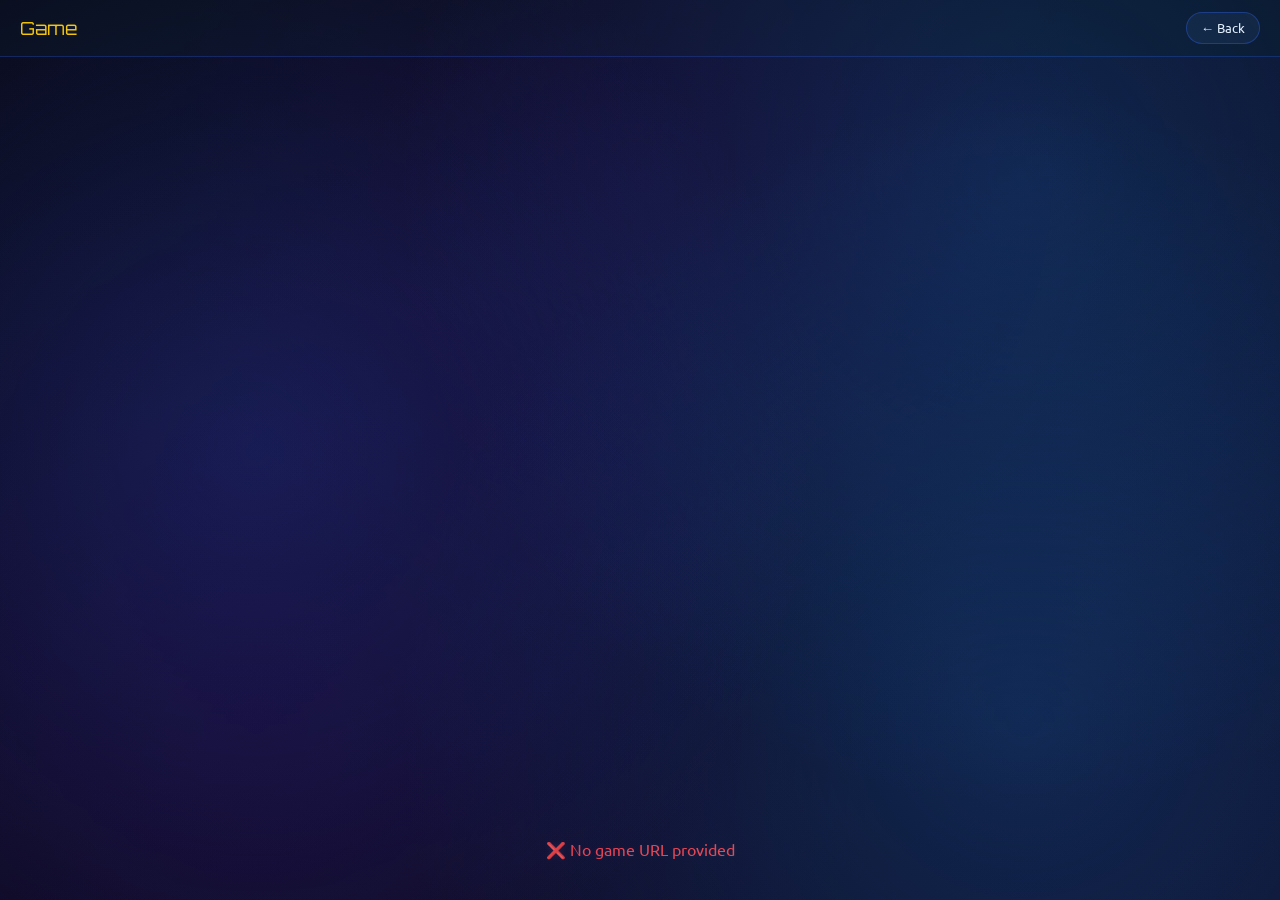
<file: play.html>
<!DOCTYPE html>
<html lang="en">
<head>
  <meta charset="UTF-8">
  <title>fanter | playing</title>
  <link rel="stylesheet" href="config/main.css">
  <style>
    * { margin: 0; padding: 0; box-sizing: border-box; }
    body {
      background: linear-gradient(135deg, #0a0a1a, #0f0f2a);
      font-family: 'Ubuntu', sans-serif;
      height: 100vh;
      display: flex;
      flex-direction: column;
    }
    .top-bar {
      background: rgba(10,15,30,0.95);
      padding: 12px 20px;
      display: flex;
      justify-content: space-between;
      align-items: center;
      border-bottom: 1px solid rgba(45,90,227,0.3);
    }
    .game-title { color: #ffcc00; font-family: 'Orbitron', monospace; font-size: 18px; }
    button {
      background: rgba(20,30,50,0.8);
      border: 1px solid rgba(45,90,227,0.4);
      border-radius: 20px;
      padding: 6px 14px;
      color: white;
      cursor: pointer;
    }
    iframe {
      flex: 1;
      width: 100%;
      border: none;
    }
  </style>
</head>
<body>
  <div class="top-bar">
    <span class="game-title" id="gameTitle">Loading...</span>
    <button onclick="window.location.href='index.html'">← Back</button>
  </div>
  <iframe id="gameFrame" src="about:blank" allowfullscreen></iframe>

  <script>
    // Get the URL parameters
    const urlParams = new URLSearchParams(window.location.search);
    let gameUrl = urlParams.get("gameurl");
    let gameName = urlParams.get("game") || "Game";
    
    // Decode the URL
    if (gameUrl) {
      gameUrl = decodeURIComponent(gameUrl);
    }
    const decodedName = decodeURIComponent(gameName);
    
    document.getElementById('gameTitle').textContent = decodedName;
    
    console.log("=== PLAY PAGE ===");
    console.log("Game:", decodedName);
    console.log("URL:", gameUrl);
    
    if (gameUrl && gameUrl !== 'null' && gameUrl !== 'undefined') {
      // DIRECTLY load the URL - no extra checks, no fallbacks
      const iframe = document.getElementById('gameFrame');
      iframe.src = gameUrl;
      console.log("✅ Iframe loading:", gameUrl);
    } else {
      console.error("❌ No game URL");
      document.body.innerHTML += '<div style="padding:40px;text-align:center;color:#ff4444;">❌ No game URL provided</div>';
    }
  </script>
</body>
</html>
</file>
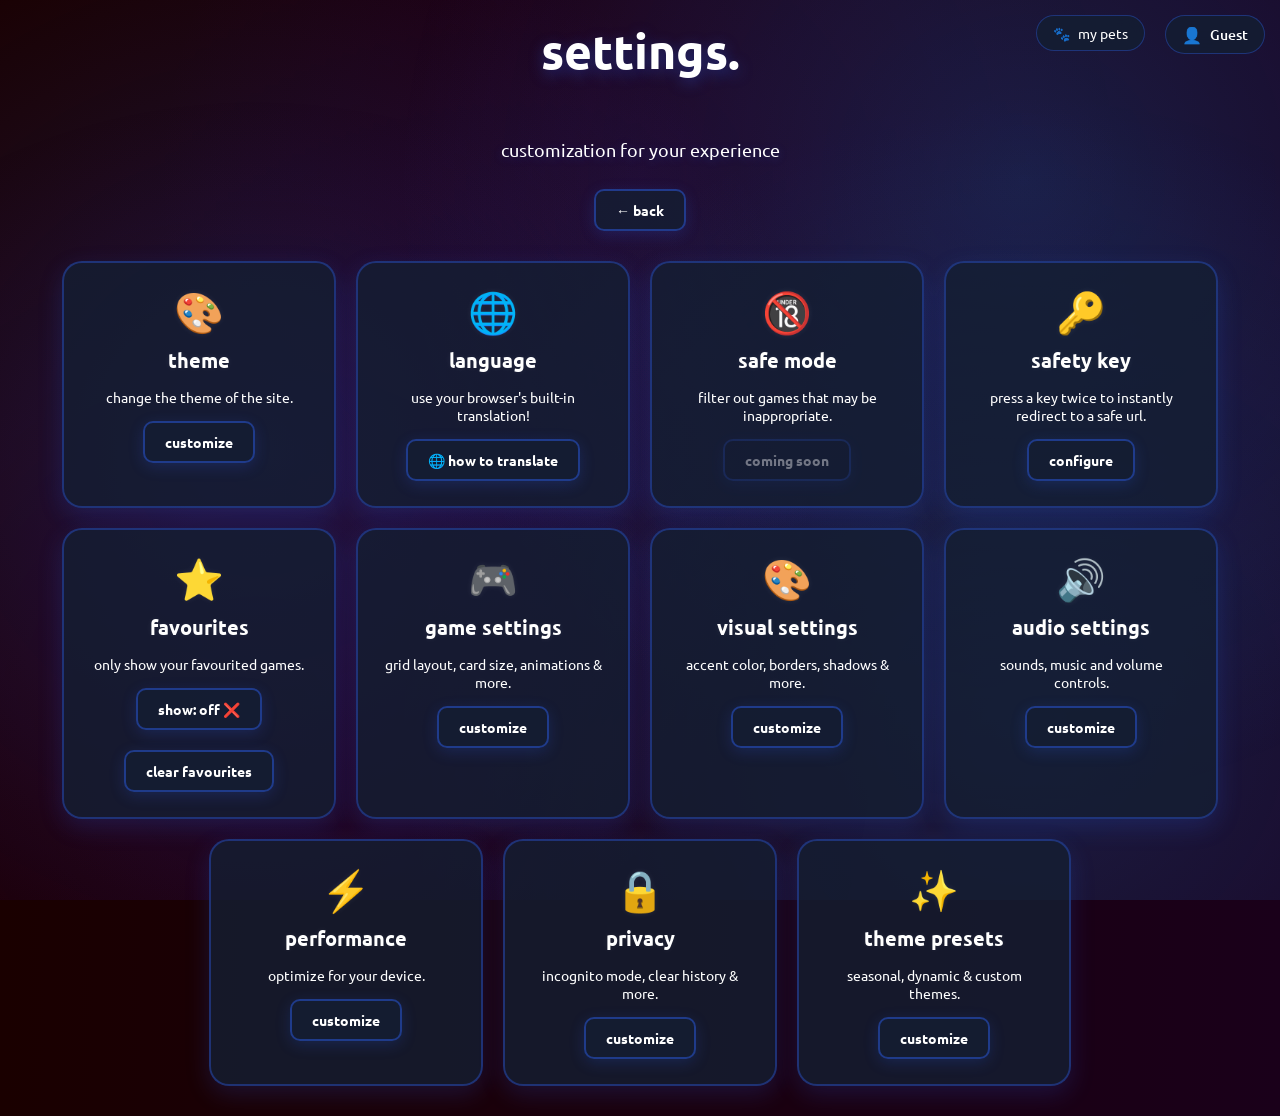
<file: settings.html>
<!DOCTYPE html>
<html lang="en">
<head>
  <meta charset="UTF-8" />
  <meta name="viewport" content="width=device-width, initial-scale=1.0" />
  <title>fanter v0.3 | settings</title>
  <link rel="stylesheet" href="config/main.css" />
  <script src="config/theme-loader.js"></script>
  <script src="config/main.js"></script>
  <style>
    /* ========== SETTINGS HEADER & TOGGLE ========== */
    .settings-header {
      display: flex;
      align-items: center;
      justify-content: center;
      gap: 20px;
      margin-bottom: 20px;
      flex-wrap: wrap;
    }

    .settings-toggle {
      width: 50px;
      height: 24px;
      background: rgba(255, 255, 255, 0.2);
      border-radius: 12px;
      cursor: pointer;
      position: relative;
      transition: 0.2s;
    }

    .settings-toggle.active {
      background: #00ff88;
    }

    .settings-toggle::after {
      content: '';
      width: 20px;
      height: 20px;
      background: white;
      border-radius: 50%;
      position: absolute;
      top: 2px;
      left: 4px;
      transition: 0.2s;
    }

    .settings-toggle.active::after {
      left: 26px;
    }

    /* ========== BARN BUTTON ========== */
    .barn-btn-container {
      position: fixed;
      top: 15px;
      right: 135px;
      z-index: 100;
    }
    
    .barn-btn {
      background: rgba(20, 30, 50, 0.85);
      backdrop-filter: blur(10px);
      border: 1px solid rgba(45, 90, 227, 0.4);
      border-radius: 30px;
      padding: 8px 16px;
      display: flex;
      align-items: center;
      gap: 8px;
      cursor: pointer;
      transition: all 0.3s ease;
      font-family: 'Ubuntu', sans-serif;
      font-size: 14px;
      color: white;
    }
    
    .barn-btn:hover {
      border-color: #ffcc00;
      transform: translateY(-2px);
      box-shadow: 0 4px 15px rgba(255, 204, 0, 0.3);
    }

    /* ========== PETS MODAL - SIMPLE & CLEAN ========== */
    .pets-modal-overlay {
      position: fixed;
      top: 0;
      left: 0;
      width: 100%;
      height: 100%;
      background: rgba(0, 0, 0, 0.85);
      backdrop-filter: blur(8px);
      z-index: 20000;
      display: flex;
      align-items: center;
      justify-content: center;
      opacity: 0;
      visibility: hidden;
      transition: all 0.3s ease;
    }
    
    .pets-modal-overlay.show {
      opacity: 1;
      visibility: visible;
    }
    
    .pets-modal {
      background: linear-gradient(135deg, #1a1a2e, #0f0f2a);
      border: 2px solid rgba(45, 90, 227, 0.5);
      border-radius: 24px;
      width: 90%;
      max-width: 600px;
      max-height: 80vh;
      position: relative;
      transform: scale(0.9);
      transition: transform 0.3s ease;
      overflow: hidden;
      display: flex;
      flex-direction: column;
    }
    
    .pets-modal.show {
      transform: scale(1);
    }
    
    .pets-modal-header {
      padding: 20px;
      border-bottom: 1px solid rgba(255,255,255,0.1);
      display: flex;
      justify-content: space-between;
      align-items: center;
    }
    
    .pets-modal-title {
      font-size: 24px;
      font-family: 'Orbitron', monospace;
      color: #ffcc00;
    }
    
    .pets-modal-close {
      background: rgba(255,255,255,0.1);
      border: none;
      border-radius: 50%;
      width: 35px;
      height: 35px;
      font-size: 20px;
      cursor: pointer;
      color: white;
      transition: all 0.2s ease;
    }
    
    .pets-modal-close:hover {
      background: rgba(255,255,255,0.2);
      transform: scale(1.1);
    }
    
    .pets-list {
      padding: 20px;
      overflow-y: auto;
      display: flex;
      flex-direction: column;
      gap: 15px;
    }
    
    .pet-item {
      background: rgba(20, 30, 50, 0.6);
      border: 1px solid rgba(45, 90, 227, 0.3);
      border-radius: 16px;
      padding: 15px;
      display: flex;
      align-items: center;
      gap: 15px;
      transition: all 0.2s ease;
    }
    
    .pet-item:hover {
      border-color: #ffcc00;
      transform: translateX(5px);
    }
    
    .pet-item.equipped {
      border-color: #ffcc00;
      background: linear-gradient(135deg, rgba(255,204,0,0.1), rgba(255,204,0,0.02));
    }
    
    .pet-icon {
      font-size: 48px;
      min-width: 60px;
      text-align: center;
    }
    
    .pet-info {
      flex: 1;
    }
    
    .pet-name {
      font-size: 16px;
      font-weight: bold;
      color: white;
      font-family: 'Orbitron', monospace;
    }
    
    .pet-multiplier {
      font-size: 12px;
      color: #ffcc00;
      margin-top: 4px;
    }
    
    .pet-desc {
      font-size: 11px;
      color: rgba(255,255,255,0.5);
      margin-top: 4px;
    }
    
    .pet-equip-btn {
      background: rgba(45, 90, 227, 0.3);
      border: 1px solid rgba(45, 90, 227, 0.4);
      border-radius: 30px;
      padding: 8px 20px;
      color: white;
      font-size: 12px;
      cursor: pointer;
      transition: all 0.2s ease;
      white-space: nowrap;
    }
    
    .pet-equip-btn:hover {
      background: rgba(45, 90, 227, 0.6);
      border-color: #ffcc00;
      transform: translateY(-2px);
    }
    
    .pet-equip-btn.equipped {
      background: rgba(0, 255, 0, 0.2);
      border-color: #00ff88;
      color: #00ff88;
    }
    
    .no-pets-message {
      text-align: center;
      padding: 40px;
      color: rgba(255,255,255,0.5);
    }
    
    .shop-link-modal {
      display: block;
      text-align: center;
      padding: 15px;
      background: linear-gradient(135deg, #2d5ae3, #1a3a8a);
      margin: 15px;
      border-radius: 30px;
      color: white;
      text-decoration: none;
      transition: all 0.2s ease;
    }
    
    .shop-link-modal:hover {
      transform: translateY(-2px);
      box-shadow: 0 5px 15px rgba(45,90,227,0.4);
    }

    /* ========== ALL MENU OVERLAYS ========== */
    #gameOverlay, #visualOverlay, #audioOverlay, #performanceOverlay, #privacyOverlay, #presetOverlay {
      position: fixed;
      inset: 0;
      background: rgba(0, 0, 0, 0.7);
      backdrop-filter: blur(8px);
      z-index: 1000;
      display: flex;
      align-items: center;
      justify-content: center;
      opacity: 0;
      transition: opacity 0.3s ease;
      pointer-events: none;
    }

    #gameOverlay.visible, #visualOverlay.visible, #audioOverlay.visible,
    #performanceOverlay.visible, #privacyOverlay.visible, #presetOverlay.visible {
      opacity: 1;
      pointer-events: all;
    }

    #gameMenu, #visualMenu, #audioMenu, #performanceMenu, #privacyMenu, #presetMenu {
      background: rgba(15, 20, 40, 0.97);
      border: 2px solid rgba(45, 90, 227, 0.5);
      border-radius: 24px;
      padding: 35px 40px;
      width: 100%;
      max-width: 500px;
      max-height: 85vh;
      overflow-y: auto;
      text-align: center;
      box-shadow: 0 20px 60px rgba(45, 90, 227, 0.4);
      transform: translateY(60px) scale(0.95);
      opacity: 0;
      transition: transform 0.4s cubic-bezier(0.22, 1, 0.36, 1), opacity 0.4s ease;
    }

    #gameOverlay.visible #gameMenu, #visualOverlay.visible #visualMenu,
    #audioOverlay.visible #audioMenu, #performanceOverlay.visible #performanceMenu,
    #privacyOverlay.visible #privacyMenu, #presetOverlay.visible #presetMenu {
      transform: translateY(0) scale(1);
      opacity: 1;
    }

    #gameMenu h2, #visualMenu h2, #audioMenu h2, #performanceMenu h2, #privacyMenu h2, #presetMenu h2 {
      font-size: 26px;
      margin: 0 0 8px;
      color: #ffffff;
    }

    #gameMenu label, #visualMenu label, #audioMenu label, #performanceMenu label,
    #privacyMenu label, #presetMenu label {
      display: block;
      text-align: left;
      font-size: 13px;
      font-weight: 700;
      color: rgba(255, 255, 255, 0.5);
      text-transform: uppercase;
      letter-spacing: 1px;
      margin-top: 18px;
      margin-bottom: 6px;
    }

    #gameMenu select, #visualMenu select, #audioMenu select, #performanceMenu select,
    #privacyMenu select, #presetMenu select {
      width: 100%;
      padding: 10px;
      border-radius: 10px;
      border: 2px solid rgba(45, 90, 227, 0.4);
      background: rgba(20, 30, 50, 0.8);
      color: #ffffff;
      font-size: 14px;
      font-family: ubuntu, sans-serif;
      outline: none;
      cursor: pointer;
    }

    #gameMenu input[type="range"], #visualMenu input[type="range"],
    #audioMenu input[type="range"], #performanceMenu input[type="range"] {
      width: 100%;
      accent-color: var(--accent-color);
    }

    #visualMenu input[type="color"] {
      width: 100%;
      height: 45px;
      border-radius: 10px;
      border: none;
      cursor: pointer;
    }

    #presetMenu input[type="file"] {
      width: 100%;
      padding: 10px;
      border-radius: 10px;
      border: 2px solid rgba(45, 90, 227, 0.4);
      background: rgba(20, 30, 50, 0.8);
      color: #ffffff;
      cursor: pointer;
    }

    .setting-row {
      display: flex;
      justify-content: space-between;
      align-items: center;
      margin: 10px 0;
      padding: 8px;
      background: rgba(255, 255, 255, 0.05);
      border-radius: 8px;
    }
  </style>
</head>
<body>
  <!-- Account Button -->
  <div class="account-btn-container">
    <button class="account-btn" id="accountBtn" onclick="window.location.href='fantaccount.html'">
      <span class="account-icon">👤</span>
      <span class="account-name" id="accountName">Guest</span>
    </button>
  </div>

  <!-- Pets Button -->
  <div class="barn-btn-container">
    <button class="barn-btn" id="barnBtn" onclick="openPetsModal()">
      <span class="barn-icon">🐾</span>
      <span class="barn-text">my pets</span>
    </button>
  </div>

  <div class="center">
    <div class="settings-header">
      <h1>settings.</h1>
    </div>
    <p>customization for your experience</p>
    <button class="settings-btn" onclick="window.location.href='index.html'">← back</button>
  </div>

  <!-- Settings Cards Grid -->
  <div class="settings-grid">
    <div class="settings-card"><div class="settings-card-icon">🎨</div><h2>theme</h2><p>change the theme of the site.</p><button class="settings-btn" onclick="openThemeMenu()">customize</button></div>
    <div class="settings-card"><div class="settings-card-icon">🌐</div><h2>language</h2><p>use your browser's built-in translation!</p><button class="settings-btn" onclick="showTranslateTip()">🌐 how to translate</button></div>
    <div class="settings-card"><div class="settings-card-icon">🔞</div><h2>safe mode</h2><p>filter out games that may be inappropriate.</p><button class="settings-btn" disabled>coming soon</button></div>
    <div class="settings-card"><div class="settings-card-icon">🔑</div><h2>safety key</h2><p>press a key twice to instantly redirect to a safe url.</p><button class="settings-btn" onclick="openSafetyKeyMenu()">configure</button></div>
    <div class="settings-card"><div class="settings-card-icon">⭐</div><h2>favourites</h2><p>only show your favourited games.</p><button class="settings-btn fav-toggle-btn" id="favToggleBtn" onclick="toggleFavFilter()">show: off</button><br/><br/><button class="settings-btn" onclick="localStorage.removeItem('favourites'); alert('Favourites cleared!')">clear favourites</button></div>
    <div class="settings-card"><div class="settings-card-icon">🎮</div><h2>game settings</h2><p>grid layout, card size, animations & more.</p><button class="settings-btn" onclick="openGameMenu()">customize</button></div>
    <div class="settings-card"><div class="settings-card-icon">🎨</div><h2>visual settings</h2><p>accent color, borders, shadows & more.</p><button class="settings-btn" onclick="openVisualMenu()">customize</button></div>
    <div class="settings-card"><div class="settings-card-icon">🔊</div><h2>audio settings</h2><p>sounds, music and volume controls.</p><button class="settings-btn" onclick="openAudioMenu()">customize</button></div>
    <div class="settings-card"><div class="settings-card-icon">⚡</div><h2>performance</h2><p>optimize for your device.</p><button class="settings-btn" onclick="openPerformanceMenu()">customize</button></div>
    <div class="settings-card"><div class="settings-card-icon">🔒</div><h2>privacy</h2><p>incognito mode, clear history & more.</p><button class="settings-btn" onclick="openPrivacyMenu()">customize</button></div>
    <div class="settings-card"><div class="settings-card-icon">✨</div><h2>theme presets</h2><p>seasonal, dynamic & custom themes.</p><button class="settings-btn" onclick="openPresetMenu()">customize</button></div>
  </div>

  <!-- ==================== ALL MENUS ==================== -->
  <div id="themeOverlay" style="display:none;"><div id="themeMenu"><div id="themeTabSelector"><h2>🎨 customize</h2><p class="safety-desc">pick a category to customize.</p><div class="theme-tab-grid"><button class="theme-tab-card" onclick="showThemeTab('background')"><div class="theme-tab-icon">🌅</div><div>background</div></button><button class="theme-tab-card" onclick="showThemeTab('text')"><div class="theme-tab-icon">🔤</div><div>text styling</div></button><button class="theme-tab-card" onclick="showThemeTab('themes')"><div class="theme-tab-icon">✨</div><div>themes</div></button></div><div class="safety-btn-row"><button class="settings-btn" onclick="saveTheme()">💾 save changes</button><button class="settings-btn danger-btn" onclick="closeThemeMenu()">cancel</button></div></div><div id="themeTab-background" class="theme-tab-content" style="display:none;"><button class="theme-back-btn" onclick="showThemeTabSelector()">← back</button><h2>🌅 background</h2><p class="safety-desc">choose how your background looks.</p><div class="theme-option-grid"><button class="theme-option-btn" onclick="selectBg('chill')" id="bg-chill">🌈 chill cycle</button><button class="theme-option-btn" onclick="selectBg('parallax')" id="bg-parallax">🌌 parallax stars</button><button class="theme-option-btn" onclick="selectBg('solid')" id="bg-solid">🎨 solid color</button><button class="theme-option-btn" onclick="selectBg('aurora')" id="bg-aurora">🌊 aurora</button><button class="theme-option-btn" onclick="selectBg('void')" id="bg-void">🕳️ void</button></div><div id="colorPickerWrap" style="display:none; margin-top:18px;"><label>pick your color</label><input type="color" id="solidColorPicker" value="#1a1a2e" style="width:100%; height:50px; border-radius:10px; border:none; cursor:pointer; margin-top:8px;" /></div></div><div id="themeTab-text" class="theme-tab-content" style="display:none;"><button class="theme-back-btn" onclick="showThemeTabSelector()">← back</button><h2>🔤 text styling</h2><p class="safety-desc">customize how text looks across the site.</p><label>font size</label><div class="theme-slider-row"><span>small</span><input type="range" id="fontSizeSlider" min="12" max="24" value="16" oninput="updateFontPreview()" /><span>large</span></div><label style="margin-top:18px;">font color</label><div style="display:flex; gap:10px; align-items:center; margin-top:8px;"><input type="color" id="fontColorPicker" value="#ffffff" style="flex:1; height:45px; border-radius:10px; border:none; cursor:pointer;" oninput="updateFontPreview()" /><button class="settings-btn" onclick="resetFontColor()" style="white-space:nowrap;">↺ reset</button></div><div id="fontPreview" class="font-preview">preview text 🎮</div><label style="margin-top:18px;">font style</label><div class="theme-option-grid"><button class="theme-option-btn" onclick="selectFont('ubuntu')" id="font-ubuntu" style="font-family:ubuntu">Ubuntu</button><button class="theme-option-btn" onclick="selectFont('orbitron')" id="font-orbitron" style="font-family:orbitron">Orbitron</button><button class="theme-option-btn" onclick="selectFont('rajdhani')" id="font-rajdhani" style="font-family:rajdhani">Rajdhani</button><button class="theme-option-btn" onclick="selectFont('exo2')" id="font-exo2" style="font-family:'Exo 2'">Exo 2</button><button class="theme-option-btn" onclick="selectFont('spacegrotesk')" id="font-spacegrotesk" style="font-family:'Space Grotesk'">Space Grotesk</button></div></div><div id="themeTab-themes" class="theme-tab-content" style="display:none;"><button class="theme-back-btn" onclick="showThemeTabSelector()">← back</button><h2>✨ themes</h2><p class="safety-desc">pick a full preset theme.</p><div class="theme-option-grid"><button class="theme-option-btn theme-preset" onclick="selectTheme('chill')" id="theme-chill">chill (normal)</button><button class="theme-option-btn theme-preset" onclick="selectTheme('dark')" id="theme-dark">dark mode</button><button class="theme-option-btn theme-preset" onclick="selectTheme('light')" id="theme-light">light mode</button><button class="theme-option-btn theme-preset" onclick="selectTheme('rainbow')" id="theme-rainbow">rainbow</button><button class="theme-option-btn theme-preset" onclick="selectTheme('neon')" id="theme-neon">neon city</button></div></div></div></div>

  <div id="safetyKeyOverlay" style="display:none;"><div id="safetyKeyMenu"><h2>safety key 🔑</h2><p class="safety-desc">set a url and a key — press it twice quickly on any page to escape there instantly.</p><label>redirect url</label><input type="text" id="safetyUrl" placeholder="https://google.com" /><label>escape key</label><div id="keyDisplay" class="key-display">press a key...</div><input type="text" id="safetyKeyInput" class="key-capture" placeholder="click here then press a key" readonly /><div class="safety-btn-row"><button class="settings-btn" onclick="saveSafetyKey()">save</button><button class="settings-btn danger-btn" onclick="closeSafetyKeyMenu()">cancel</button></div></div></div>

  <div id="gameOverlay"><div id="gameMenu"><h2>🎮 game settings</h2><p class="safety-desc">customize your gaming experience.</p><label>grid layout</label><select id="gridLayout" onchange="setGridLayout(this.value)"><option value="3">3 columns</option><option value="4" selected>4 columns</option><option value="5">5 columns</option><option value="6">6 columns</option></select><label>card size</label><select id="cardSize" onchange="setCardSize(this.value)"><option value="small">small (160px)</option><option value="medium" selected>medium (200px)</option><option value="large">large (240px)</option></select><div class="setting-row"><span>hide animations</span><div id="hideAnimationsToggle" class="settings-toggle" onclick="toggleHideAnimations()"></div></div><div class="setting-row"><span>compact mode</span><div id="compactModeToggle" class="settings-toggle" onclick="toggleCompactMode()"></div></div><div class="setting-row"><span>recently played</span><div id="recentlyPlayedToggle" class="settings-toggle" onclick="toggleRecentlyPlayed()"></div></div><div class="setting-row"><span>popular games tracker</span><div id="popularGamesToggle" class="settings-toggle" onclick="togglePopularGames()"></div></div><button class="settings-btn" onclick="openRandomGame()" style="margin-top:20px;">🎲 random game</button><div class="safety-btn-row"><button class="settings-btn" onclick="saveGameSettings()">💾 save changes</button><button class="settings-btn danger-btn" onclick="closeGameMenu()">cancel</button></div></div></div>

  <div id="visualOverlay"><div id="visualMenu"><h2>🎨 visual settings</h2><p class="safety-desc">customize how the site looks.</p><label>custom accent color</label><input type="color" id="accentColor" value="#2d5ae3" onchange="setAccentColor(this.value)" /><div id="accentPreview" style="width:30px; height:30px; border-radius:50%; background:#2d5ae3; margin-top:5px;"></div><label>blur intensity</label><input type="range" id="blurIntensity" min="0" max="20" value="6" onchange="setBlurIntensity(this.value)" /><label>card transparency</label><input type="range" id="cardOpacity" min="0.5" max="1" step="0.05" value="0.8" onchange="setCardOpacity(this.value)" /><label>border style</label><select id="borderStyle" onchange="setBorderStyle(this.value)"><option value="solid">solid</option><option value="glowing" selected>glowing</option><option value="neon">neon</option><option value="minimal">minimal</option></select><label>shadow intensity</label><input type="range" id="shadowIntensity" min="0" max="30" value="15" onchange="setShadowIntensity(this.value)" /><label>corner roundness</label><input type="range" id="cornerRoundness" min="0" max="30" value="15" onchange="setCornerRoundness(this.value)" /><div class="setting-row"><span>sidebar position (right)</span><div id="sidebarRightToggle" class="settings-toggle" onclick="toggleSidebarPosition()"></div></div><div class="setting-row"><span>reduce motion</span><div id="reduceMotionToggle" class="settings-toggle" onclick="toggleReduceMotion()"></div></div><div class="safety-btn-row"><button class="settings-btn" onclick="saveVisualSettings()">💾 save changes</button><button class="settings-btn danger-btn" onclick="closeVisualMenu()">cancel</button></div></div></div>

  <div id="audioOverlay"><div id="audioMenu"><h2>🔊 audio settings</h2><p class="safety-desc">control sounds and music.</p><div class="setting-row"><span>hover sounds</span><div id="hoverSoundsToggle" class="settings-toggle" onclick="toggleHoverSounds()"></div></div><div class="setting-row"><span>background music</span><div id="bgMusicToggle" class="settings-toggle" onclick="toggleBackgroundMusic()"></div></div><div class="setting-row"><span>click effects</span><div id="clickEffectsToggle" class="settings-toggle" onclick="toggleClickEffects()"></div></div><div class="setting-row"><span>mute all</span><div id="muteAllToggle" class="settings-toggle" onclick="toggleMuteAll()"></div></div><label>music volume</label><input type="range" id="musicVolume" min="0" max="100" value="30" onchange="setMusicVolume(this.value)" /><label>sfx volume</label><input type="range" id="sfxVolume" min="0" max="100" value="50" onchange="setSFXVolume(this.value)" /><div class="safety-btn-row"><button class="settings-btn" onclick="saveAudioSettings()">💾 save changes</button><button class="settings-btn danger-btn" onclick="closeAudioMenu()">cancel</button></div></div></div>

  <div id="performanceOverlay"><div id="performanceMenu"><h2>⚡ performance settings</h2><p class="safety-desc">optimize for your device.</p><div class="setting-row"><span>low performance mode</span><div id="lowPerfModeToggle" class="settings-toggle" onclick="toggleLowPerformanceMode()"></div></div><div class="setting-row"><span>lazy loading</span><div id="lazyLoadToggle" class="settings-toggle" onclick="toggleLazyLoading()"></div></div><div class="setting-row"><span>disable shadows</span><div id="disableShadowsToggle" class="settings-toggle" onclick="toggleDisableShadows()"></div></div><div class="setting-row"><span>disable animations</span><div id="disableAnimationsToggle" class="settings-toggle" onclick="toggleDisableAnimations()"></div></div><div class="safety-btn-row"><button class="settings-btn" onclick="savePerformanceSettings()">💾 save changes</button><button class="settings-btn danger-btn" onclick="closePerformanceMenu()">cancel</button></div></div></div>

  <div id="privacyOverlay"><div id="privacyMenu"><h2>🔒 privacy settings</h2><p class="safety-desc">control your data.</p><div class="setting-row"><span>incognito mode</span><div id="incognitoToggle" class="settings-toggle" onclick="toggleIncognito()"></div></div><div class="setting-row"><span>recommended games</span><div id="recommendedToggle" class="settings-toggle" onclick="toggleRecommended()"></div></div><button class="settings-btn" onclick="clearHistory()">🗑️ clear search history</button><button class="settings-btn" onclick="clearRecentlyPlayed()">🎮 clear recently played</button><button class="settings-btn danger-btn" onclick="resetAllSettings()">⚠️ reset all settings</button><div class="safety-btn-row"><button class="settings-btn" onclick="savePrivacySettings()">💾 save changes</button><button class="settings-btn danger-btn" onclick="closePrivacyMenu()">cancel</button></div></div></div>

  <div id="presetOverlay"><div id="presetMenu"><h2>✨ theme presets</h2><p class="safety-desc">seasonal, dynamic & custom themes.</p><label>seasonal themes</label><div class="theme-option-grid"><button class="theme-option-btn" onclick="selectSeasonalTheme('halloween')">🎃 halloween</button><button class="theme-option-btn" onclick="selectSeasonalTheme('christmas')">🎄 christmas</button><button class="theme-option-btn" onclick="selectSeasonalTheme('spring')">🌸 spring</button><button class="theme-option-btn" onclick="selectSeasonalTheme('summer')">☀️ summer</button></div><label>dynamic themes</label><div class="theme-option-grid"><button class="theme-option-btn" onclick="setDynamicTheme('time')">🕐 time of day</button><button class="theme-option-btn" onclick="setDynamicTheme('weather')">🌤️ weather based</button></div><label>custom background image</label><input type="file" id="bgImageUpload" accept="image/*" onchange="uploadBackgroundImage(this)" /><button class="settings-btn" onclick="resetBackgroundImage()">↺ reset background</button><label>user themes (save/load)</label><input type="text" id="themeName" placeholder="theme name" /><button class="settings-btn" onclick="saveUserTheme()">💾 save current theme</button><select id="savedThemesList" onchange="loadUserTheme(this.value)"><option value="">-- load saved theme --</option></select><div class="safety-btn-row"><button class="settings-btn" onclick="closePresetMenu()">close</button></div></div></div>

  <audio id="bgMusic" loop style="display:none;"><source src="https://www.soundhelix.com/examples/mp3/SoundHelix-Song-1.mp3" type="audio/mpeg"></audio>

  <script>
    // ========== TOAST ==========
    function showToast(message) {
      let toast = document.getElementById('custom-toast');
      if (toast) toast.remove();
      toast = document.createElement('div');
      toast.id = 'custom-toast';
      toast.textContent = message;
      toast.style.cssText = `position:fixed; bottom:20px; right:20px; background:rgba(45,90,227,0.95); color:white; padding:12px 20px; border-radius:10px; font-family:ubuntu; font-size:14px; z-index:10000; backdrop-filter:blur(10px); animation:fadeInOut 3s ease forwards;`;
      document.body.appendChild(toast);
      setTimeout(() => toast.remove(), 3000);
    }

    // ========== TRANSLATION ==========
    window.showTranslateTip = function() {
      alert("🌐 How to translate:\n\nRight-click on the page and look for 'Translate' option.");
      showToast("🌐 Right-click anywhere → Translate to your language!");
    };

    // ========== FAVOURITES ==========
    function updateFavBtn() {
      const btn = document.getElementById("favToggleBtn");
      const on = localStorage.getItem("favFilter") === "true";
      btn.textContent = on ? "show: on ✅" : "show: off ❌";
      btn.style.borderColor = on ? "#00cc66" : "rgba(45,90,227,0.5)";
    }
    window.toggleFavFilter = function() {
      const current = localStorage.getItem("favFilter") === "true";
      localStorage.setItem("favFilter", (!current).toString());
      updateFavBtn();
    };
    updateFavBtn();

    // ========== SAFETY KEY ==========
    window.openSafetyKeyMenu = function() {
      document.getElementById("safetyKeyOverlay").style.display = "flex";
      requestAnimationFrame(() => document.getElementById("safetyKeyOverlay").classList.add("visible"));
    };
    window.closeSafetyKeyMenu = function() {
      const overlay = document.getElementById("safetyKeyOverlay");
      overlay.classList.remove("visible");
      setTimeout(() => overlay.style.display = "none", 400);
    };
    window.saveSafetyKey = function() {
      const url = document.getElementById("safetyUrl").value.trim();
      const key = localStorage.getItem("safetyKeyTemp") || localStorage.getItem("safetyKey");
      if (!url) { alert("Enter a URL!"); return; }
      if (!key) { alert("Select a key!"); return; }
      localStorage.setItem("safetyUrl", url);
      localStorage.setItem("safetyKey", key);
      closeSafetyKeyMenu();
      alert("Safety key saved! ✅");
    };
    document.getElementById("safetyKeyInput")?.addEventListener("keydown", (e) => {
      e.preventDefault();
      localStorage.setItem("safetyKeyTemp", e.key);
      const display = document.getElementById("keyDisplay");
      display.textContent = e.key.toUpperCase();
      display.classList.add("set");
    });
    document.getElementById("safetyKeyOverlay")?.addEventListener("click", (e) => { if (e.target.id === "safetyKeyOverlay") closeSafetyKeyMenu(); });

    // ========== THEME MENU ==========
    let themeSettings = JSON.parse(localStorage.getItem("themeSettings") || "{}");
    let selectedBg = themeSettings.bg || "chill";
    let selectedFontFamily = themeSettings.font || "ubuntu";
    let selectedFontSize = themeSettings.fontSize || 16;
    let selectedFontColor = themeSettings.fontColor || "#ffffff";
    let selectedTheme = themeSettings.theme || "chill";
    const fontMap = { ubuntu: 'Ubuntu, sans-serif', orbitron: 'Orbitron, monospace', rajdhani: 'Rajdhani, sans-serif', exo2: "'Exo 2', sans-serif", spacegrotesk: "'Space Grotesk', sans-serif" };

    window.updateFontPreview = function() {
      const preview = document.getElementById("fontPreview");
      if (!preview) return;
      const sizeVal = document.getElementById("fontSizeSlider").value;
      const colorVal = document.getElementById("fontColorPicker").value;
      selectedFontSize = parseInt(sizeVal);
      selectedFontColor = colorVal;
      preview.style.fontSize = sizeVal + "px";
      preview.style.color = colorVal;
      preview.style.fontFamily = fontMap[selectedFontFamily] || selectedFontFamily;
    };
    window.openThemeMenu = function() {
      document.getElementById("themeOverlay").style.display = "flex";
      requestAnimationFrame(() => document.getElementById("themeOverlay").classList.add("visible"));
      showThemeTabSelector();
      syncSelections();
    };
    window.closeThemeMenu = function() {
      const overlay = document.getElementById("themeOverlay");
      overlay.classList.remove("visible");
      setTimeout(() => overlay.style.display = "none", 400);
    };
    window.showThemeTabSelector = function() {
      document.getElementById("themeTabSelector").style.display = "block";
      document.querySelectorAll(".theme-tab-content").forEach(t => t.style.display = "none");
    };
    window.showThemeTab = function(tab) {
      document.getElementById("themeTabSelector").style.display = "none";
      document.querySelectorAll(".theme-tab-content").forEach(t => t.style.display = "none");
      document.getElementById("themeTab-" + tab).style.display = "block";
      if (tab === "text") updateFontPreview();
    };
    window.selectBg = function(type) {
      selectedBg = type;
      document.querySelectorAll("[id^='bg-']").forEach(b => b.classList.remove("selected"));
      document.getElementById("bg-" + type).classList.add("selected");
      document.getElementById("colorPickerWrap").style.display = type === "solid" ? "block" : "none";
    };
    window.selectFont = function(font) {
      selectedFontFamily = font;
      document.querySelectorAll("[id^='font-']").forEach(b => b.classList.remove("selected"));
      document.getElementById("font-" + font).classList.add("selected");
      updateFontPreview();
    };
    window.resetFontColor = function() {
      document.getElementById("fontColorPicker").value = "#ffffff";
      selectedFontColor = "#ffffff";
      updateFontPreview();
    };
    window.selectTheme = function(theme) {
      selectedTheme = theme;
      document.querySelectorAll("[id^='theme-']").forEach(b => b.classList.remove("selected"));
      document.getElementById("theme-" + theme).classList.add("selected");
    };
    function syncSelections() {
      const fontSizeSlider = document.getElementById("fontSizeSlider");
      const fontColorPicker = document.getElementById("fontColorPicker");
      const solidPicker = document.getElementById("solidColorPicker");
      if (fontSizeSlider) fontSizeSlider.value = selectedFontSize;
      if (fontColorPicker) fontColorPicker.value = selectedFontColor;
      selectBg(selectedBg);
      selectFont(selectedFontFamily);
      selectTheme(selectedTheme);
      updateFontPreview();
      if (themeSettings.solidColor && solidPicker) solidPicker.value = themeSettings.solidColor;
    }
    window.saveTheme = function() {
      const themeToSave = { bg: selectedBg, solidColor: document.getElementById("solidColorPicker").value, font: selectedFontFamily, fontSize: parseInt(document.getElementById("fontSizeSlider").value), fontColor: document.getElementById("fontColorPicker").value, theme: selectedTheme };
      localStorage.setItem("themeSettings", JSON.stringify(themeToSave));
      if (typeof window.loadAndApplyTheme === 'function') window.loadAndApplyTheme();
      closeThemeMenu();
      showToast("Theme saved! ✅");
    };
    document.getElementById("themeOverlay")?.addEventListener("click", (e) => { if (e.target.id === "themeOverlay") closeThemeMenu(); });

    // ========== PETS MODAL - CLEAN & FUNCTIONAL ==========
    const PETS_LIST = {
      'chinchilla': { name: 'Sir Chinchilla', icon: '🐹', multiplier: 1.0, desc: 'Your loyal fluffy guide' },
      'dragon': { name: 'Baby Dragon', icon: '🐉', multiplier: 1.5, desc: 'Fiery coin-earning companion' },
      'cat': { name: 'Space Cat', icon: '🐱', multiplier: 1.2, desc: 'Interstellar coin collector' },
      'dog': { name: 'Cyber Dog', icon: '🐶', multiplier: 1.2, desc: 'Robotic coin finder' },
      'owl': { name: 'Wise Owl', icon: '🦉', multiplier: 1.3, desc: 'Ancient coin wisdom' },
      'fox': { name: 'Fire Fox', icon: '🦊', multiplier: 1.4, desc: 'Flame-tailed coin hunter' }
    };
    
    function openPetsModal() {
      const userInventory = JSON.parse(localStorage.getItem('fanter_inventory') || '{}');
      const equippedPet = localStorage.getItem('equippedPet');
      const ownedPets = [];
      
      for (const [petId, petData] of Object.entries(PETS_LIST)) {
        const inventoryKey = `pet_${petId}`;
        if (userInventory[inventoryKey]) {
          ownedPets.push({ id: petId, ...petData });
        }
      }
      
      // Remove existing modal
      const existingModal = document.getElementById('petsModal');
      if (existingModal) existingModal.remove();
      
      const modalHTML = `
        <div id="petsModal" class="pets-modal-overlay">
          <div class="pets-modal">
            <div class="pets-modal-header">
              <span class="pets-modal-title">🐾 MY PETS</span>
              <button class="pets-modal-close" onclick="closePetsModal()">✕</button>
            </div>
            <div class="pets-list" id="petsList">
              ${ownedPets.length === 0 ? `
                <div class="no-pets-message">
                  <div style="font-size: 48px; margin-bottom: 15px;">🐾</div>
                  <div>you don't have any pets yet!</div>
                  <div style="font-size: 12px; margin-top: 10px;">visit the shop to adopt your first companion</div>
                </div>
              ` : ''}
            </div>
            ${ownedPets.length === 0 ? '<a href="shop.html" class="shop-link-modal">🛒 visit shop →</a>' : ''}
          </div>
        </div>
      `;
      
      document.body.insertAdjacentHTML('beforeend', modalHTML);
      
      const modal = document.getElementById('petsModal');
      const petsList = document.getElementById('petsList');
      
      if (ownedPets.length > 0) {
        ownedPets.forEach(pet => {
          const isEquipped = equippedPet === pet.id;
          const petItem = document.createElement('div');
          petItem.className = `pet-item ${isEquipped ? 'equipped' : ''}`;
          petItem.innerHTML = `
            <div class="pet-icon">${pet.icon}</div>
            <div class="pet-info">
              <div class="pet-name">${pet.name}</div>
              <div class="pet-multiplier">✨ ${pet.multiplier}x coin multiplier</div>
              <div class="pet-desc">${pet.desc}</div>
            </div>
            <button class="pet-equip-btn ${isEquipped ? 'equipped' : ''}" data-pet-id="${pet.id}" data-pet-mult="${pet.multiplier}">
              ${isEquipped ? '✓ EQUIPPED' : '⚡ EQUIP'}
            </button>
          `;
          petsList.appendChild(petItem);
        });
        
        // Add event listeners to equip buttons
        document.querySelectorAll('.pet-equip-btn').forEach(btn => {
          btn.addEventListener('click', (e) => {
            e.stopPropagation();
            const petId = btn.getAttribute('data-pet-id');
            const petMult = parseFloat(btn.getAttribute('data-pet-mult'));
            equipPet(petId, petMult);
            closePetsModal();
            openPetsModal(); // Refresh modal
          });
        });
      }
      
      modal.classList.add('show');
    }
    
    function equipPet(petId, multiplier) {
      localStorage.setItem('equippedPet', petId);
      const petName = PETS_LIST[petId]?.name || 'Pet';
      showToast(`✨ ${petName} equipped! ${multiplier}x coin multiplier active`);
      
      // Update any UI that shows multiplier
      if (typeof updateHeaderCoins === 'function') updateHeaderCoins();
    }
    
    function closePetsModal() {
      const modal = document.getElementById('petsModal');
      if (modal) {
        modal.classList.remove('show');
        setTimeout(() => modal.remove(), 300);
      }
    }
    
    window.openPetsModal = openPetsModal;
    window.closePetsModal = closePetsModal;
    window.equipPet = equipPet;

    // ========== HELPER FUNCTIONS FOR NEW MENUS ==========
    function openGameMenu() { document.getElementById("gameOverlay").style.display = "flex"; requestAnimationFrame(() => document.getElementById("gameOverlay").classList.add("visible")); }
    function closeGameMenu() { const o = document.getElementById("gameOverlay"); o.classList.remove("visible"); setTimeout(() => o.style.display = "none", 400); }
    function saveGameSettings() { closeGameMenu(); showToast("Game settings saved!"); }
    function openVisualMenu() { document.getElementById("visualOverlay").style.display = "flex"; requestAnimationFrame(() => document.getElementById("visualOverlay").classList.add("visible")); }
    function closeVisualMenu() { const o = document.getElementById("visualOverlay"); o.classList.remove("visible"); setTimeout(() => o.style.display = "none", 400); }
    function saveVisualSettings() { closeVisualMenu(); showToast("Visual settings saved!"); }
    function openAudioMenu() { document.getElementById("audioOverlay").style.display = "flex"; requestAnimationFrame(() => document.getElementById("audioOverlay").classList.add("visible")); }
    function closeAudioMenu() { const o = document.getElementById("audioOverlay"); o.classList.remove("visible"); setTimeout(() => o.style.display = "none", 400); }
    function saveAudioSettings() { closeAudioMenu(); showToast("Audio settings saved!"); }
    function openPerformanceMenu() { document.getElementById("performanceOverlay").style.display = "flex"; requestAnimationFrame(() => document.getElementById("performanceOverlay").classList.add("visible")); }
    function closePerformanceMenu() { const o = document.getElementById("performanceOverlay"); o.classList.remove("visible"); setTimeout(() => o.style.display = "none", 400); }
    function savePerformanceSettings() { closePerformanceMenu(); showToast("Performance settings saved!"); }
    function openPrivacyMenu() { document.getElementById("privacyOverlay").style.display = "flex"; requestAnimationFrame(() => document.getElementById("privacyOverlay").classList.add("visible")); }
    function closePrivacyMenu() { const o = document.getElementById("privacyOverlay"); o.classList.remove("visible"); setTimeout(() => o.style.display = "none", 400); }
    function savePrivacySettings() { closePrivacyMenu(); showToast("Privacy settings saved!"); }
    function openPresetMenu() { document.getElementById("presetOverlay").style.display = "flex"; requestAnimationFrame(() => document.getElementById("presetOverlay").classList.add("visible")); }
    function closePresetMenu() { const o = document.getElementById("presetOverlay"); o.classList.remove("visible"); setTimeout(() => o.style.display = "none", 400); }
    function toggleHideAnimations() { document.getElementById("hideAnimationsToggle").classList.toggle("active"); }
    function toggleCompactMode() { document.getElementById("compactModeToggle").classList.toggle("active"); }
    function toggleRecentlyPlayed() { document.getElementById("recentlyPlayedToggle").classList.toggle("active"); }
    function togglePopularGames() { document.getElementById("popularGamesToggle").classList.toggle("active"); }
    function setGridLayout(v) { console.log("Grid layout:", v); }
    function setCardSize(v) { console.log("Card size:", v); }
    function setAccentColor(v) { document.documentElement.style.setProperty('--accent-color', v); document.getElementById('accentPreview').style.background = v; }
    function setBlurIntensity(v) { document.body.style.backdropFilter = `blur(${v}px)`; }
    function setCardOpacity(v) { document.querySelectorAll('.game, .settings-card').forEach(el => el.style.background = `rgba(20, 30, 50, ${v})`); }
    function setBorderStyle(v) { const styles = { glowing: '2px solid rgba(45,90,227,0.6)', neon: '2px solid #00ffcc', minimal: '1px solid rgba(255,255,255,0.2)', solid: '2px solid rgba(45,90,227,0.4)' }; document.querySelectorAll('.game, .settings-card').forEach(el => el.style.border = styles[v]); }
    function setShadowIntensity(v) { document.querySelectorAll('.game, .settings-card').forEach(el => el.style.boxShadow = `0 ${v/2}px ${v}px rgba(45,90,227,0.3)`); }
    function setCornerRoundness(v) { document.querySelectorAll('.game, .settings-card').forEach(el => el.style.borderRadius = `${v}px`); }
    function toggleSidebarPosition() { document.getElementById("sidebarRightToggle").classList.toggle("active"); }
    function toggleReduceMotion() { document.getElementById("reduceMotionToggle").classList.toggle("active"); }
    function toggleHoverSounds() { document.getElementById("hoverSoundsToggle").classList.toggle("active"); }
    function toggleBackgroundMusic() { const t = document.getElementById("bgMusicToggle"); t.classList.toggle("active"); const bg = document.getElementById("bgMusic"); if (t.classList.contains("active")) bg.play(); else bg.pause(); }
    function toggleClickEffects() { document.getElementById("clickEffectsToggle").classList.toggle("active"); }
    function toggleMuteAll() { const t = document.getElementById("muteAllToggle"); t.classList.toggle("active"); const bg = document.getElementById("bgMusic"); if (t.classList.contains("active")) bg.pause(); else if (document.getElementById("bgMusicToggle").classList.contains("active")) bg.play(); }
    function setMusicVolume(v) { document.getElementById("bgMusic").volume = v/100; }
    function setSFXVolume(v) { console.log("SFX volume:", v); }
    function toggleLowPerformanceMode() { document.getElementById("lowPerfModeToggle").classList.toggle("active"); }
    function toggleLazyLoading() { document.getElementById("lazyLoadToggle").classList.toggle("active"); }
    function toggleDisableShadows() { document.getElementById("disableShadowsToggle").classList.toggle("active"); }
    function toggleDisableAnimations() { document.getElementById("disableAnimationsToggle").classList.toggle("active"); }
    function toggleIncognito() { document.getElementById("incognitoToggle").classList.toggle("active"); }
    function toggleRecommended() { document.getElementById("recommendedToggle").classList.toggle("active"); }
    function clearHistory() { alert("Search history cleared!"); }
    function clearRecentlyPlayed() { alert("Recently played cleared!"); }
    function resetAllSettings() { if(confirm("Reset all settings?")) localStorage.clear(); }
    function selectSeasonalTheme(s) { showToast(`${s} theme applied!`); }
    function setDynamicTheme(t) { showToast(`Dynamic theme (${t}) applied!`); }
    function uploadBackgroundImage(input) { const file = input.files[0]; if(file){ const reader = new FileReader(); reader.onload = function(e){ document.body.style.backgroundImage = `url(${e.target.result})`; localStorage.setItem('customBg', e.target.result); }; reader.readAsDataURL(file); } }
    function resetBackgroundImage() { document.body.style.backgroundImage = ''; localStorage.removeItem('customBg'); }
    function saveUserTheme() { const name = document.getElementById('themeName').value; if(name) alert(`Theme "${name}" saved!`); else alert("Enter a name!"); }
    function loadUserTheme(name) { if(name) alert(`Loading "${name}"...`); }
    function openRandomGame() { alert("Random game feature coming soon!"); }

    // Safety key double-tap
    let lastKeyTime = 0, lastKey = "";
    document.addEventListener("keydown", (e) => {
      const safetyKey = localStorage.getItem("safetyKey");
      const safetyUrl = localStorage.getItem("safetyUrl");
      if (!safetyKey || !safetyUrl) return;
      const now = Date.now();
      const pressedKey = e.key.toLowerCase();
      if (pressedKey === safetyKey.toLowerCase() && pressedKey === lastKey && now - lastKeyTime < 1000) {
        e.preventDefault();
        window.location.href = safetyUrl;
      }
      lastKey = pressedKey;
      lastKeyTime = now;
    });

    // Fade in/out animation
    if (!document.querySelector('#fadeStyle')) {
      const s = document.createElement('style');
      s.id = 'fadeStyle';
      s.textContent = `@keyframes fadeInOut { 0% { opacity: 0; transform: translateY(20px); } 15% { opacity: 1; transform: translateY(0); } 85% { opacity: 1; } 100% { opacity: 0; transform: translateY(-20px); } }`;
      document.head.appendChild(s);
    }
  </script>
</body>
</html>
</file>
<file: config/main.css>
/* ===== FANTER MAIN.CSS - COMPACT ===== */
@import url(custom.css);
@import url("https://fonts.googleapis.com/css2?family=Ubuntu:ital,wght@0,300;0,400;0,500;0,700;1,300;1,400;1,500;1,700&display=swap");
@import url("https://fonts.googleapis.com/css2?family=Orbitron:wght@400;700&family=Rajdhani:wght@400;700&family=Exo+2:wght@400;700&family=Space+Grotesk:wght@400;700&display=swap");

:root { --background-color: #1a1a2e !important; --text-color: #FFFFFF; --accent-color: #2d5ae3 !important; --site-font: ubuntu; }
* { font-family: var(--site-font, ubuntu); transition: all 0.3s ease; }
@keyframes gradientShift { 0% { background-position: 0% 50%; } 100% { background-position: 400% 50%; } }
@keyframes float { 0%, 100% { transform: translateY(0px) scale(1); } 50% { transform: translateY(-40px) scale(1.05); } }
@keyframes glow { 0%, 100% { opacity: 0.4; } 50% { opacity: 0.8; } }

body {
  background: linear-gradient(270deg, #1a0000, #1a0a00, #0d0d00, #001a00, #001a1a, #00001a, #0d001a, #1a001a, #1a0000);
  background-size: 800% 800%; animation: gradientShift 22.5s linear infinite; color: var(--text-color);
  font-family: "ubuntu", sans-serif; margin: 0; padding: 0; user-select: none; min-height: 100vh;
  position: relative; overflow-x: hidden; text-shadow: 0 0 6px rgba(255, 255, 255, 0.08);
}
body::before {
  content: ''; position: fixed; inset: 0;
  background: radial-gradient(circle at 20% 50%, rgba(45,90,227,0.25) 0%, transparent 50%), radial-gradient(circle at 80% 80%, rgba(30,144,255,0.2) 0%, transparent 50%), radial-gradient(circle at 50% 20%, rgba(75,0,130,0.15) 0%, transparent 50%);
  animation: float 7s ease-in-out infinite; pointer-events: none; z-index: 0;
}
body::after {
  content: ''; position: fixed; inset: 0;
  background: radial-gradient(circle at 80% 20%, rgba(30,144,255,0.2) 0%, transparent 50%), radial-gradient(circle at 20% 80%, rgba(75,0,130,0.15) 0%, transparent 50%);
  animation: float 9s ease-in-out infinite reverse; pointer-events: none; z-index: 0;
}

#gamesContainer, .center, .footer, #searchInput { position: relative; z-index: 1; }

#searchInput { padding: 17px; width: 100%; max-width: 400px; margin: 20px auto; border-radius: 10px; border: 2px solid rgba(45,90,227,0.5); background: rgba(20,30,50,0.8); font-size: 24px; text-align: center; outline: none; color: #fff; box-shadow: 0 12px 40px rgba(45,90,227,0.2); animation: glow 4s ease-in-out infinite; }
#searchInput:focus { border: 2px solid var(--accent-color); box-shadow: 0 12px 50px rgba(45,90,227,0.5); transform: translateY(-5px) scale(1.02); background: rgba(20,30,50,0.95); }

#gamesContainer { display: grid; grid-template-columns: repeat(5, 1fr); gap: 18px; padding: 20px; max-width: 1400px; margin: 0 auto; }
@media (max-width: 1100px) { #gamesContainer { grid-template-columns: repeat(4, 1fr); } }
@media (max-width: 800px) { #gamesContainer { grid-template-columns: repeat(3, 1fr); } }
@media (max-width: 550px) { #gamesContainer { grid-template-columns: repeat(2, 1fr); } }

.game { background: linear-gradient(135deg, rgba(20,30,50,0.9), rgba(15,20,40,0.95)); border-radius: 10px; overflow: hidden; transition: all 0.2s ease; border: 1px solid rgba(45,90,227,0.3); cursor: pointer; min-width: 180px; }
.game:hover { transform: translateY(-4px); border-color: var(--accent-color); box-shadow: 0 8px 20px rgba(0,0,0,0.3); }
.game-image-container { aspect-ratio: 16 / 9; overflow: hidden; }
.game-image-container img { width: 100%; height: 100%; object-fit: cover; transition: transform 0.2s ease; }
.game:hover .game-image-container img { transform: scale(1.03); }
.game-info { padding: 12px; }
.game-title-row { display: flex; justify-content: space-between; align-items: center; margin-bottom: 6px; }
.game-name { font-size: 14px; font-weight: bold; color: white; white-space: nowrap; overflow: hidden; text-overflow: ellipsis; max-width: 75%; }
.game-fav-btn { background: none; border: none; font-size: 16px; cursor: pointer; color: rgba(255,255,255,0.3); padding: 0; width: 20px; height: 20px; display: flex; align-items: center; justify-content: center; }
.game-fav-btn.active { color: #ffcc00; }
.game-category-tag { display: inline-block; font-size: 10px; padding: 3px 8px; border-radius: 12px; margin-bottom: 8px; font-weight: 500; }
.game-stats-row { display: flex; justify-content: space-between; margin-bottom: 8px; font-size: 10px; color: rgba(255,255,255,0.5); }
.game-stats-row span { display: flex; align-items: center; gap: 3px; }
.game-rating-row { display: flex; align-items: center; justify-content: space-between; margin-bottom: 10px; }
.game-stars { display: flex; gap: 2px; }
.game-star { font-size: 12px; cursor: pointer; color: rgba(255,255,255,0.2); }
.game-star.active { color: #ffcc00; }
.game-rating-text { font-size: 10px; color: rgba(255,255,255,0.5); }
.game-play-btn { width: 100%; background: linear-gradient(135deg, #2d5ae3, #1a3a8a); border: none; border-radius: 20px; padding: 8px; color: white; font-size: 11px; font-weight: bold; cursor: pointer; transition: all 0.2s ease; }
.game-play-btn:hover { transform: translateY(-2px); box-shadow: 0 4px 10px rgba(45,90,227,0.4); }

.center { justify-content: center; text-align: center; display: flex; flex-direction: column; align-items: center; gap: 10px; }
.center h1 { font-size: 48px; margin: 20px 0 10px; text-shadow: 0 4px 15px rgba(45,90,227,0.4); animation: glow 6s ease-in-out infinite; }
.center p { font-size: 18px; text-shadow: 0 2px 10px rgba(45,90,227,0.3); animation: glow 6s ease-in-out infinite; }
.footer { margin: 10px auto; text-align: center; padding: 20px; }
.link { color: var(--accent-color); text-decoration: none; animation: glow 7s ease-in-out infinite; transition: all 0.3s ease; }
.link:hover { color: #4a9eff; text-shadow: 0 0 10px rgba(45,90,227,0.6); }

.settings-grid { display: flex; flex-wrap: wrap; justify-content: center; padding: 30px 20px; gap: 20px; position: relative; z-index: 2; }
.settings-card { background: rgba(20,30,50,0.8); border: 2px solid rgba(45,90,227,0.4); border-radius: 20px; padding: 25px; width: 220px; text-align: center; transition: all 0.3s ease; box-shadow: 0 8px 25px rgba(45,90,227,0.2); }
.settings-card:hover { border: 2px solid var(--accent-color); transform: translateY(-8px) scale(1.03); box-shadow: 0 12px 40px rgba(45,90,227,0.5); background: rgba(20,30,50,0.95); }
.settings-card-icon { font-size: 40px; margin-bottom: 10px; }
.settings-card h2 { font-size: 20px; margin: 0 0 10px; color: #fff; }
.settings-card p { font-size: 14px; color: rgba(255,255,255,0.7); margin-bottom: 15px; }
.settings-btn { background: rgba(20,30,50,0.8); border: 2px solid rgba(45,90,227,0.5); border-radius: 10px; color: #fff; font-family: ubuntu, sans-serif; font-size: 14px; font-weight: 600; padding: 10px 20px; cursor: pointer; transition: all 0.3s ease; box-shadow: 0 4px 15px rgba(45,90,227,0.2); }
.settings-btn:hover:not(:disabled) { border-color: var(--accent-color); background: rgba(45,90,227,0.2); box-shadow: 0 8px 25px rgba(45,90,227,0.5); transform: translateY(-3px); }
.settings-btn:disabled { opacity: 0.4; cursor: not-allowed; }

.fav-btn { background: none; border: none; color: rgba(255,255,255,0.3); font-size: 26px; cursor: pointer; margin-top: 4px; transition: all 0.3s ease; position: relative; z-index: 2; display: block; width: 100%; }
.fav-btn:hover { transform: scale(1.4); color: gold; text-shadow: 0 0 20px rgba(255,215,0,0.9); }
.fav-btn.active { color: gold; text-shadow: 0 0 15px rgba(255,215,0,0.8); animation: glow 2s ease-in-out infinite; }
.fav-sidebar-btn { position: fixed; left: -80px; top: calc(50% - 12.5%); z-index: 10; background: rgba(20,30,50,0.9); border: 2px solid rgba(45,90,227,0.5); border-left: 4px solid gold; border-radius: 0 15px 15px 0; color: gold; font-size: 24px; padding: 15px 12px; cursor: pointer; box-shadow: 4px 0 20px rgba(255,215,0,0.3); transition: all 0.4s ease; text-shadow: 0 0 10px rgba(255,215,0,0.6); }
.fav-sidebar-btn.visible { left: 0; }
.fav-sidebar-btn:hover { background: rgba(20,30,50,1); border-color: gold; box-shadow: 6px 0 30px rgba(255,215,0,0.6); transform: translateX(5px); text-shadow: 0 0 20px rgba(255,215,0,1); }
.fav-sidebar-btn.active { background: rgba(255,215,0,0.15); border-color: gold; box-shadow: 6px 0 30px rgba(255,215,0,0.8); text-shadow: 0 0 20px rgba(255,215,0,1); }

#safetyKeyOverlay { position: fixed; inset: 0; background: rgba(0,0,0,0.6); backdrop-filter: blur(6px); z-index: 1000; display: flex; align-items: center; justify-content: center; opacity: 0; transition: opacity 0.3s ease; }
#safetyKeyOverlay.visible { opacity: 1; }
#safetyKeyMenu { background: rgba(15,20,40,0.97); border: 2px solid rgba(45,90,227,0.5); border-radius: 24px; padding: 35px 40px; width: 100%; max-width: 420px; text-align: center; box-shadow: 0 20px 60px rgba(45,90,227,0.4); transform: translateY(60px) scale(0.95); opacity: 0; transition: transform 0.4s cubic-bezier(0.22,1,0.36,1), opacity 0.4s ease; }
#safetyKeyOverlay.visible #safetyKeyMenu { transform: translateY(0) scale(1); opacity: 1; }
#safetyKeyMenu h2 { font-size: 26px; margin: 0 0 8px; color: #fff; }
.safety-desc { font-size: 14px; color: rgba(255,255,255,0.6); margin-bottom: 25px; }
#safetyKeyMenu label { display: block; text-align: left; font-size: 13px; font-weight: 700; color: rgba(255,255,255,0.5); text-transform: uppercase; letter-spacing: 1px; margin-bottom: 6px; margin-top: 18px; }
#safetyUrl { width: 100%; padding: 12px 15px; border-radius: 10px; border: 2px solid rgba(45,90,227,0.4); background: rgba(20,30,50,0.8); color: #fff; font-size: 15px; font-family: ubuntu; outline: none; box-sizing: border-box; transition: all 0.3s ease; }
#safetyUrl:focus { border-color: var(--accent-color); box-shadow: 0 0 20px rgba(45,90,227,0.4); }
.key-display { padding: 14px; border-radius: 10px; border: 2px solid rgba(45,90,227,0.4); background: rgba(20,30,50,0.8); color: rgba(255,255,255,0.5); font-size: 18px; font-weight: 700; margin-bottom: 8px; transition: all 0.3s ease; }
.key-display.set { color: gold; border-color: gold; box-shadow: 0 0 20px rgba(255,215,0,0.3); text-shadow: 0 0 10px rgba(255,215,0,0.6); }
.key-capture { width: 100%; padding: 10px 15px; border-radius: 10px; border: 2px solid rgba(45,90,227,0.3); background: rgba(20,30,50,0.5); color: rgba(255,255,255,0.4); font-size: 13px; font-family: ubuntu; outline: none; box-sizing: border-box; cursor: pointer; transition: all 0.3s ease; text-align: center; }
.key-capture:focus { border-color: var(--accent-color); color: rgba(255,255,255,0.7); box-shadow: 0 0 15px rgba(45,90,227,0.3); }
.safety-btn-row { display: flex; gap: 12px; margin-top: 25px; justify-content: center; }
.danger-btn { border-color: rgba(220,50,50,0.5) !important; color: rgba(255,100,100,0.9) !important; }
.danger-btn:hover { border-color: rgb(220,50,50) !important; box-shadow: 0 8px 25px rgba(220,50,50,0.4) !important; color: #ff6464 !important; }

#themeOverlay { position: fixed; inset: 0; background: rgba(0,0,0,0.7); backdrop-filter: blur(8px); z-index: 1000; display: flex; align-items: center; justify-content: center; opacity: 0; transition: opacity 0.3s ease; }
#themeOverlay.visible { opacity: 1; }
#themeMenu { background: rgba(15,20,40,0.97); border: 2px solid rgba(45,90,227,0.5); border-radius: 24px; padding: 35px 40px; width: 100%; max-width: 620px; max-height: 85vh; overflow-y: auto; text-align: center; box-shadow: 0 20px 60px rgba(45,90,227,0.4); transform: translateY(60px) scale(0.95); opacity: 0; transition: transform 0.4s cubic-bezier(0.22,1,0.36,1), opacity 0.4s ease; }
#themeOverlay.visible #themeMenu { transform: translateY(0) scale(1); opacity: 1; }
#themeMenu h2 { font-size: 26px; margin: 0 0 8px; color: #fff; }
.theme-tab-grid { display: flex; gap: 15px; justify-content: center; margin: 20px 0; flex-wrap: wrap; }
.theme-tab-card { background: rgba(20,30,60,0.8); border: 2px solid rgba(45,90,227,0.4); border-radius: 16px; padding: 20px 25px; color: #fff; font-family: ubuntu; font-size: 15px; font-weight: 700; cursor: pointer; transition: all 0.3s ease; width: 130px; }
.theme-tab-card:hover { border-color: var(--accent-color); transform: translateY(-5px) scale(1.05); box-shadow: 0 10px 30px rgba(45,90,227,0.5); background: rgba(20,30,60,1); }
.theme-tab-icon { font-size: 32px; margin-bottom: 8px; }
.theme-back-btn { background: none; border: none; color: rgba(255,255,255,0.5); font-family: ubuntu; font-size: 14px; cursor: pointer; margin-bottom: 15px; transition: all 0.3s ease; display: block; }
.theme-back-btn:hover { color: #fff; }
.theme-tab-content { text-align: center; }
.theme-option-grid { display: flex; flex-wrap: wrap; gap: 10px; justify-content: center; margin-top: 15px; }
.theme-option-btn { background: rgba(20,30,60,0.8); border: 2px solid rgba(45,90,227,0.4); border-radius: 12px; padding: 12px 18px; color: #fff; font-family: ubuntu; font-size: 14px; cursor: pointer; transition: all 0.3s ease; }
.theme-option-btn:hover { border-color: var(--accent-color); transform: translateY(-3px); box-shadow: 0 8px 20px rgba(45,90,227,0.4); }
.theme-option-btn.selected { border-color: gold; box-shadow: 0 0 20px rgba(255,215,0,0.4); color: gold; }
.theme-slider-row { display: flex; align-items: center; gap: 12px; margin-top: 10px; }
.theme-slider-row input[type=range] { flex: 1; accent-color: var(--accent-color); }
.font-preview { margin-top: 12px; padding: 14px; border-radius: 10px; background: rgba(20,30,50,0.6); border: 2px solid rgba(45,90,227,0.3); font-size: 16px; color: #fff; transition: all 0.3s ease; }
#themeMenu label { display: block; text-align: left; font-size: 13px; font-weight: 700; color: rgba(255,255,255,0.5); text-transform: uppercase; letter-spacing: 1px; margin-top: 18px; margin-bottom: 6px; }

body.theme-bg-chill { background: linear-gradient(270deg, #1a0000, #1a0a00, #0d0d00, #001a00, #001a1a, #00001a, #0d001a, #1a001a, #1a0000); background-size: 800% 800%; animation: gradientShift 22.5s linear infinite; }
body.theme-bg-parallax { background: #0a0a2a; position: relative; }
body.theme-bg-parallax::before { content: ''; position: fixed; inset: 0; background-image: radial-gradient(2px 2px at 20px 30px, #fff, transparent), radial-gradient(1px 1px at 60px 80px, #ddd, transparent); background-size: 200px 200px, 150px 150px; background-repeat: repeat; opacity: 0.6; pointer-events: none; animation: starDrift 60s linear infinite; z-index: 0; }
@keyframes starDrift { from { transform: translate(0,0); } to { transform: translate(200px,100px); } }
body.theme-bg-solid { background: var(--solid-bg-color, #1a1a2e); animation: none; }
body.theme-bg-solid::before, body.theme-bg-solid::after { display: none; }
body.theme-bg-aurora { background: linear-gradient(125deg, #0a0f2a, #0a1a3a, #1a2a4a, #0a1a3a); background-size: 400% 400%; animation: auroraWave 15s ease infinite; }
@keyframes auroraWave { 0% { background-position: 0% 50%; } 50% { background-position: 100% 50%; } 100% { background-position: 0% 50%; } }
body.theme-bg-aurora::before { background: radial-gradient(circle at 30% 40%, rgba(0,255,100,0.15), transparent 60%); }
body.theme-bg-void { background: #000; }
body.theme-bg-void::before, body.theme-bg-void::after { display: none; }

body.theme-dark { --background-color: #0a0a0a !important; --text-color: #ccc !important; --accent-color: #3a6ea5 !important; }
body.theme-dark .game, body.theme-dark .settings-card { background: rgba(10,10,10,0.9); border-color: #3a6ea5; }
body.theme-light { --background-color: #f0f0f0 !important; --text-color: #111 !important; --accent-color: #2d5ae3 !important; }
body.theme-light body { background: #f0f0f0; }
body.theme-light .game, body.theme-light .settings-card { background: rgba(255,255,255,0.9); color: #111; }
body.theme-light .game p { color: #111; }
body.theme-light #searchInput { background: rgba(255,255,255,0.9); color: #111; }
body.theme-rainbow body { background: linear-gradient(270deg, red, orange, yellow, green, blue, indigo, violet, red); background-size: 800% 800%; animation: gradientShift 3s linear infinite; }
body.theme-rainbow .game, body.theme-rainbow .settings-card { border: 2px solid gold; box-shadow: 0 0 20px rgba(255,215,0,0.5); }
body.theme-neon { --accent-color: #00ffcc !important; }
body.theme-neon body { background: #0a0a0a; }
body.theme-neon .game, body.theme-neon .settings-card { border: 2px solid #00ffcc; box-shadow: 0 0 15px #00ffcc, inset 0 0 5px #00ffcc; }
body.theme-neon #searchInput { border-color: #00ffcc; box-shadow: 0 0 20px #00ffcc; }
.theme-option-btn.selected { border-color: gold; box-shadow: 0 0 20px rgba(255,215,0,0.4); color: gold; background: rgba(255,215,0,0.1); }

.goog-te-banner-frame, .goog-te-banner, .skiptranslate, iframe.skiptranslate, .goog-te-balloon-frame, .goog-te-menu-frame, .goog-te-cta-bar { display: none !important; visibility: hidden !important; opacity: 0 !important; height: 0 !important; pointer-events: none !important; position: absolute !important; top: -9999px !important; left: -9999px !important; }
body { top: 0px !important; position: static !important; }
html { margin-top: 0px !important; }

#loadingScreen { position: fixed; top: 0; left: 0; width: 100%; height: 100%; background: linear-gradient(135deg, rgba(10,5,5,0.98), rgba(5,15,5,0.98), rgba(5,5,20,0.98), rgba(20,5,10,0.98)); background-size: 400% 400%; animation: loadingBgShift 8s ease infinite; z-index: 100000; display: flex; align-items: center; justify-content: center; transition: opacity 0.5s ease; }
@keyframes loadingBgShift { 0% { background-position: 0% 50%; filter: brightness(1.3) saturate(1.4); } 100% { background-position: 100% 50%; filter: brightness(1.3) saturate(1.4); } }
#matrixCanvas { position: absolute; top: 0; left: 0; width: 100%; height: 100%; pointer-events: none; z-index: 1; opacity: 0.7; }
.matrix-scanlines { position: absolute; top: 0; left: 0; width: 100%; height: 100%; pointer-events: none; z-index: 3; background: repeating-linear-gradient(0deg, rgba(0,255,0,0.08) 0px, rgba(0,255,0,0.08) 2px, transparent 2px, transparent 8px); animation: scanlinesMove 0.5s linear infinite; }
@keyframes scanlinesMove { 0% { transform: translateY(0); } 100% { transform: translateY(8px); } }
.loading-content { position: relative; z-index: 10; text-align: center; background: rgba(0,0,0,0.3); padding: 40px; border-radius: 20px; backdrop-filter: blur(5px); border: 1px solid rgba(0,255,0,0.2); }
.loading-icon { width: 80px; height: 80px; margin: 0 auto 20px; border: 3px solid rgba(0,255,0,0.2); border-top: 3px solid #00ff88; border-right: 3px solid #ffcc00; border-bottom: 3px solid #00ff88; border-radius: 50%; animation: spin 1s linear infinite; }
@keyframes spin { 0% { transform: rotate(0deg); } 100% { transform: rotate(360deg); } }
.loading-title { font-size: 32px; font-family: 'Orbitron', monospace; color: #00ff88; text-shadow: 0 0 5px #00ff88; margin-bottom: 30px; letter-spacing: 4px; animation: glitchText 2s infinite; }
@keyframes glitchText { 0%,100% { text-shadow: 0 0 5px #00ff88; transform: translateX(0); } 25% { text-shadow: -2px 0 #ff00ff, 2px 0 #00ffff; transform: translateX(-2px); } 75% { text-shadow: 2px 0 #ff00ff, -2px 0 #00ffff; transform: translateX(2px); } }
.loading-progress { width: 350px; height: 3px; background: rgba(0,255,0,0.15); border-radius: 3px; margin: 0 auto 15px; overflow: hidden; }
.loading-progress-bar { width: 0%; height: 100%; background: linear-gradient(90deg, #00ff88, #ffcc00); transition: width 0.3s ease; }
.loading-status { font-family: 'Courier New', monospace; color: #00ff88; font-size: 14px; letter-spacing: 2px; animation: blink 1s step-end infinite; }
@keyframes blink { 0%,100% { opacity: 1; } 50% { opacity: 0.5; } }
.loading-commands { margin-top: 20px; font-family: 'Courier New', monospace; font-size: 11px; color: rgba(0,255,136,0.5); text-align: left; max-width: 400px; }
.loading-commands p { margin: 3px 0; white-space: nowrap; overflow: hidden; animation: typing 0.5s steps(30,end); }
@keyframes typing { from { width: 0; } to { width: 100%; } }
.broken-wall { position: absolute; pointer-events: none; z-index: 4; background: linear-gradient(135deg, rgba(0,0,0,0.9), rgba(0,10,0,0.85)); border: 1px solid rgba(0,255,0,0.4); animation: wallBreak 0.8s ease-out forwards; overflow: hidden; }
@keyframes wallBreak { 0% { transform: scale(0); opacity: 0; } 20% { transform: scale(1); opacity: 1; } 100% { transform: scale(1.5); opacity: 0; } }
.broken-wall::after { content: '010011101001011010'; position: absolute; top: 0; left: 0; width: 100%; height: 100%; color: #00ff88; font-family: monospace; font-size: 10px; text-align: center; animation: codeFall 1s linear infinite; }
@keyframes codeFall { 0% { transform: translateY(-100%); } 100% { transform: translateY(100%); } }
.broken-wall.cracked { border-color: rgba(255,0,0,0.5); }
.broken-wall.cracked::after { color: #ff4444; content: 'ERROR!!CRITICAL!!'; }
.falling-matrix { position: absolute; pointer-events: none; z-index: 4; color: #00ff88; font-family: monospace; font-weight: bold; white-space: nowrap; animation: fallDown linear forwards; }
@keyframes fallDown { 0% { transform: translateY(-100px); opacity: 1; } 100% { transform: translateY(100vh); opacity: 0; } }
#whiteFlash { position: fixed; top: 0; left: 0; width: 100%; height: 100%; background: white; z-index: 100001; opacity: 0; pointer-events: none; transition: opacity 0.3s ease; }
#revealOverlay { position: fixed; top: 0; left: 0; width: 100%; height: 100%; background: #1a1a2e; z-index: 100002; transform: scaleX(0); transform-origin: left; transition: transform 1.2s cubic-bezier(0.65,0,0.35,1); }
body.loading .center, body.loading #gamesContainer, body.loading .footer, body.loading #searchInput, body.loading .fav-sidebar-btn { visibility: hidden; }

* { transition-timing-function: cubic-bezier(0.25,0.46,0.45,0.94); }
.game { transition: all 0.2s ease; }
.game:hover { transform: translateY(-3px); }
.game img { transition: all 0.2s ease; }
.game img:hover { transform: scale(1.03); }
.settings-btn, .fav-btn, .theme-option-btn { transition: all 0.2s cubic-bezier(0.25,0.46,0.45,0.94); }
.settings-btn:hover, .fav-btn:hover, .theme-option-btn:hover { transform: translateY(-3px); transition: all 0.2s cubic-bezier(0.2,0.9,0.4,1.1); }
#searchInput { transition: all 0.25s cubic-bezier(0.25,0.46,0.45,0.94); }
#searchInput:focus { transform: translateY(-3px) scale(1.01); transition: all 0.2s cubic-bezier(0.2,0.9,0.4,1.1); }
.fav-sidebar-btn { transition: all 0.3s cubic-bezier(0.25,0.46,0.45,0.94); }
.fav-sidebar-btn:hover { transform: translateX(5px); transition: all 0.2s cubic-bezier(0.2,0.9,0.4,1.1); }
#mainContent { transition: opacity 0.4s ease-in-out, visibility 0.4s ease-in-out; }
#gamesContainer { transition: all 0.3s ease-out; }
html { scroll-behavior: smooth; }
.game { animation-duration: 0.25s; animation-timing-function: cubic-bezier(0.34,1.2,0.64,1); }

body, a, button, .game, .settings-btn, .fav-btn, .theme-option-btn, .game img, #searchInput, .fav-sidebar-btn, .link { cursor: auto; }
a:hover, button:hover, .game:hover, .settings-btn:hover, .fav-btn:hover, .theme-option-btn:hover, .link:hover { cursor: pointer; }
input, textarea, #searchInput { cursor: text; }

.settings-toggle { width: 50px; height: 24px; background: rgba(255,255,255,0.2); border-radius: 12px; cursor: pointer; position: relative; transition: 0.2s; }
.settings-toggle.active { background: #00ff88; }
.settings-toggle::after { content: ''; width: 20px; height: 20px; background: white; border-radius: 50%; position: absolute; top: 2px; left: 4px; transition: 0.2s; }
.settings-toggle.active::after { left: 26px; }
.setting-row { display: flex; justify-content: space-between; align-items: center; margin: 10px 0; padding: 8px; background: rgba(255,255,255,0.05); border-radius: 8px; }

body.low-perf .game { animation: none !important; transition: none !important; }
body.reduce-motion * { animation-duration: 0.01ms !important; transition-duration: 0.01ms !important; }
body.no-animations * { animation: none !important; transition: none !important; }

#gameOverlay, #visualOverlay, #audioOverlay, #performanceOverlay, #privacyOverlay, #presetOverlay, #petsOverlay, #cursorsOverlay { position: fixed; inset: 0; background: rgba(0,0,0,0.7); backdrop-filter: blur(8px); z-index: 1000; display: flex; align-items: center; justify-content: center; opacity: 0; transition: opacity 0.3s ease; pointer-events: none; }
#gameOverlay.visible, #visualOverlay.visible, #audioOverlay.visible, #performanceOverlay.visible, #privacyOverlay.visible, #presetOverlay.visible, #petsOverlay.visible, #cursorsOverlay.visible { opacity: 1; pointer-events: all; }

#sessionTimer { position: fixed; top: 15px; left: 15px; z-index: 100; background: rgba(20,30,50,0.85); backdrop-filter: blur(10px); border: 1px solid rgba(45,90,227,0.4); border-radius: 12px; padding: 8px 15px; display: flex; align-items: center; gap: 12px; font-family: 'Orbitron'; transition: all 0.3s ease; box-shadow: 0 4px 15px rgba(0,0,0,0.2); }
#sessionTimer:hover { border-color: var(--accent-color); box-shadow: 0 4px 20px rgba(45,90,227,0.3); transform: translateY(-2px); }
.timer-icon { font-size: 20px; animation: timerPulse 2s ease-in-out infinite; }
@keyframes timerPulse { 0%,100% { opacity: 0.7; } 50% { opacity: 1; text-shadow: 0 0 5px #2d5ae3; } }
.timer-display { font-size: 18px; font-weight: 700; color: #00ff88; text-shadow: 0 0 5px rgba(0,255,136,0.5); letter-spacing: 2px; font-family: 'Orbitron'; }
.timer-label { font-size: 9px; color: rgba(255,255,255,0.5); text-transform: uppercase; letter-spacing: 1px; font-family: 'Courier New'; }

.account-btn-container { position: fixed; top: 15px; right: 15px; z-index: 100; }
.account-btn { background: rgba(20,30,50,0.85); backdrop-filter: blur(10px); border: 1px solid rgba(45,90,227,0.4); border-radius: 30px; padding: 8px 16px; display: flex; align-items: center; gap: 8px; cursor: pointer; transition: all 0.3s ease; font-family: 'Ubuntu'; font-size: 14px; color: white; }
.account-btn:hover { border-color: var(--accent-color); transform: translateY(-2px); box-shadow: 0 4px 15px rgba(45,90,227,0.3); }
.account-icon { font-size: 16px; }
.account-name { font-weight: 500; max-width: 100px; overflow: hidden; text-overflow: ellipsis; white-space: nowrap; }

.coin-display-header { position: fixed; top: 75px; left: 15px; z-index: 100; background: rgba(20,30,50,0.85); backdrop-filter: blur(10px); border: 1px solid rgba(255,204,0,0.3); border-radius: 30px; padding: 6px 15px; display: flex; align-items: center; gap: 8px; transition: all 0.3s ease; }
.coin-display-header:hover { border-color: var(--accent-color); transform: translateY(-2px); box-shadow: 0 4px 15px rgba(45,90,227,0.3); }
.coin-icon { font-size: 16px; }
.coin-amount-header { font-size: 16px; font-weight: bold; color: #ffcc00; font-family: 'Orbitron'; }
.coin-label-header { font-size: 9px; color: rgba(255,255,255,0.5); text-transform: uppercase; }

.theme-quick-toggle { position: fixed; bottom: 20px; left: 20px; background: rgba(20,30,50,0.8); backdrop-filter: blur(10px); border: 1px solid rgba(45,90,227,0.4); border-radius: 30px; padding: 8px 15px; display: flex; gap: 10px; z-index: 100; cursor: pointer; transition: all 0.2s ease; }
.theme-quick-toggle:hover { border-color: #ffcc00; transform: translateY(-2px); }
.theme-toggle-icon { font-size: 18px; }

.game-of-day { background: linear-gradient(135deg, rgba(255,204,0,0.15), rgba(255,204,0,0.05)); border: 2px solid rgba(255,204,0,0.3); border-radius: 20px; padding: 15px 25px; margin: 20px auto; max-width: 800px; display: flex; align-items: center; justify-content: space-between; flex-wrap: wrap; gap: 15px; }
.game-of-day-label { display: flex; align-items: center; gap: 10px; font-size: 14px; color: #ffcc00; font-family: 'Orbitron'; }
.game-of-day-name { font-size: 18px; font-weight: bold; color: white; }
.game-of-day-play { background: #ffcc00; border: none; border-radius: 30px; padding: 8px 20px; color: #1a1a2e; font-weight: bold; cursor: pointer; transition: all 0.2s ease; }
.game-of-day-play:hover { transform: scale(1.05); box-shadow: 0 0 20px rgba(255,204,0,0.5); }

.rating-toast { position: fixed; bottom: 80px; left: 50%; transform: translateX(-50%) translateY(100px); background: rgba(0,0,0,0.9); backdrop-filter: blur(10px); border: 1px solid gold; border-radius: 30px; padding: 10px 20px; color: gold; font-family: 'Orbitron'; font-size: 14px; z-index: 10000; opacity: 0; transition: all 0.3s ease; white-space: nowrap; }
.rating-toast.show { transform: translateX(-50%) translateY(0); opacity: 1; }

.achievement-toast { position: fixed; bottom: 30px; right: 30px; background: linear-gradient(135deg, rgba(0,0,0,0.95), rgba(30,20,50,0.95)); backdrop-filter: blur(15px); border-left: 4px solid #ffcc00; border-radius: 12px; padding: 12px 20px; min-width: 260px; z-index: 10001; transform: translateX(400px); transition: transform 0.4s cubic-bezier(0.68,-0.55,0.265,1.55); box-shadow: 0 10px 30px rgba(0,0,0,0.3); }
.achievement-toast.show { transform: translateX(0); }
.achievement-toast .achievement-icon { font-size: 28px; display: inline-block; margin-right: 12px; vertical-align: middle; }
.achievement-toast .achievement-content { display: inline-block; vertical-align: middle; }
.achievement-toast .achievement-title { font-family: 'Orbitron'; font-size: 14px; font-weight: bold; color: #ffcc00; margin-bottom: 4px; }
.achievement-toast .achievement-name { font-size: 13px; color: white; }
.achievement-toast .achievement-reward { color: #ffcc00; font-size: 11px; margin-top: 4px; }

.search-history { position: absolute; top: 100%; left: 50%; transform: translateX(-50%); background: rgba(10,15,30,0.98); backdrop-filter: blur(10px); border: 1px solid rgba(45,90,227,0.4); border-radius: 16px; min-width: 300px; max-width: 400px; z-index: 1000; display: none; margin-top: 5px; }
.search-history.show { display: block; animation: fadeInDown 0.2s ease; }
@keyframes fadeInDown { from { opacity: 0; transform: translateX(-50%) translateY(-10px); } to { opacity: 1; transform: translateX(-50%) translateY(0); } }
.search-history-header { padding: 10px 15px; border-bottom: 1px solid rgba(255,255,255,0.1); display: flex; justify-content: space-between; font-size: 12px; color: rgba(255,255,255,0.5); }
.search-history-clear { cursor: pointer; color: #ff6666; }
.search-history-clear:hover { text-decoration: underline; }
.search-history-item { padding: 8px 15px; cursor: pointer; transition: background 0.1s ease; font-size: 13px; }
.search-history-item:hover { background: rgba(45,90,227,0.2); }

@media (max-width: 600px) {
  #sessionTimer { top: 10px; left: 10px; padding: 5px 10px; gap: 8px; }
  .timer-icon { font-size: 14px; } .timer-display { font-size: 12px; } .timer-label { font-size: 7px; }
  .coin-display-header { top: 65px; left: 10px; padding: 4px 12px; }
  .coin-icon { font-size: 12px; } .coin-amount-header { font-size: 12px; }
  .account-btn { padding: 6px 12px; font-size: 12px; } .account-name { max-width: 70px; }
  .game-of-day { margin: 10px; padding: 10px 15px; } .game-of-day-name { font-size: 14px; }
}

.profile-games-section { margin-top: 25px; text-align: left; }
.profile-games-section h3 { font-size: 16px; margin-bottom: 10px; color: #ffcc00; font-family: 'Orbitron'; }
.profile-game-tag { display: inline-block; background: rgba(45,90,227,0.3); padding: 4px 12px; border-radius: 20px; font-size: 12px; margin: 3px; }
.profile-game-tag.favorite { background: rgba(255,204,0,0.2); color: #ffcc00; }

.profile-achievements { margin-top: 25px; text-align: left; }
.profile-achievements h3 { font-size: 16px; margin-bottom: 15px; color: #ffcc00; font-family: 'Orbitron'; }
.achievement-grid { display: flex; flex-wrap: wrap; gap: 12px; max-height: 300px; overflow-y: auto; padding: 5px; }
.achievement-badge { background: rgba(255,255,255,0.05); border: 1px solid rgba(255,255,255,0.1); border-radius: 12px; padding: 10px 12px; width: calc(50% - 6px); display: flex; align-items: center; gap: 12px; transition: all 0.2s ease; }
.achievement-badge.locked { opacity: 0.5; filter: grayscale(0.5); }
.achievement-badge.unlocked { border-color: rgba(255,204,0,0.3); background: linear-gradient(135deg, rgba(255,204,0,0.05), rgba(255,204,0,0.02)); }
.achievement-badge .badge-icon { font-size: 28px; }
.achievement-badge .badge-info { flex: 1; }
.achievement-badge .badge-name { font-size: 13px; font-weight: bold; color: white; }
.achievement-badge .badge-desc { font-size: 10px; color: rgba(255,255,255,0.5); }
.achievement-badge .badge-progress { font-size: 10px; color: #ffcc00; margin-top: 4px; }
.achievement-progress-bar { width: 100%; height: 3px; background: rgba(255,255,255,0.1); border-radius: 3px; margin-top: 6px; overflow: hidden; }
.achievement-progress-fill { height: 100%; background: linear-gradient(90deg, #ffcc00, #ffaa00); width: 0%; border-radius: 3px; }

.daily-bonus-overlay { position: fixed; top: 0; left: 0; width: 100%; height: 100%; background: rgba(0,0,0,0.9); backdrop-filter: blur(10px); z-index: 20000; display: flex; align-items: center; justify-content: center; opacity: 0; visibility: hidden; transition: all 0.3s ease; }
.daily-bonus-overlay.show { opacity: 1; visibility: visible; }
.daily-bonus-card { background: linear-gradient(135deg, #1a1a2e, #0f0f2a); border: 2px solid #ffcc00; border-radius: 30px; padding: 30px; text-align: center; max-width: 400px; animation: bounceIn 0.5s ease; }
@keyframes bounceIn { 0% { transform: scale(0.3); opacity: 0; } 50% { transform: scale(1.05); } 100% { transform: scale(1); opacity: 1; } }
.daily-bonus-card h2 { color: #ffcc00; margin-bottom: 20px; }
.daily-reward { font-size: 48px; color: #ffcc00; margin: 20px 0; }
.daily-streak { font-size: 14px; color: rgba(255,255,255,0.6); margin-top: 15px; }
.game { opacity: 1 !important; visibility: visible !important; display: block !important; }
.game, .game *, .game-image-container, .game-image-container img, .game-info, .game-title-row, .game-name, .game-category-tag, .game-stats-row, .game-rating-row, .game-stars, .game-star, .game-rating-text, .game-play-btn {
  opacity: 1 !important;
  visibility: visible !important;
}

.game {
  display: block !important;
  background: red !important;
  border: 5px solid yellow !important;
  min-height: 200px !important;
}

#gamesContainer {
  display: grid !important;
  opacity: 1 !important;
  visibility: visible !important;
}
#mainContent {
  opacity: 1 !important;
  visibility: visible !important;
}
</file>
